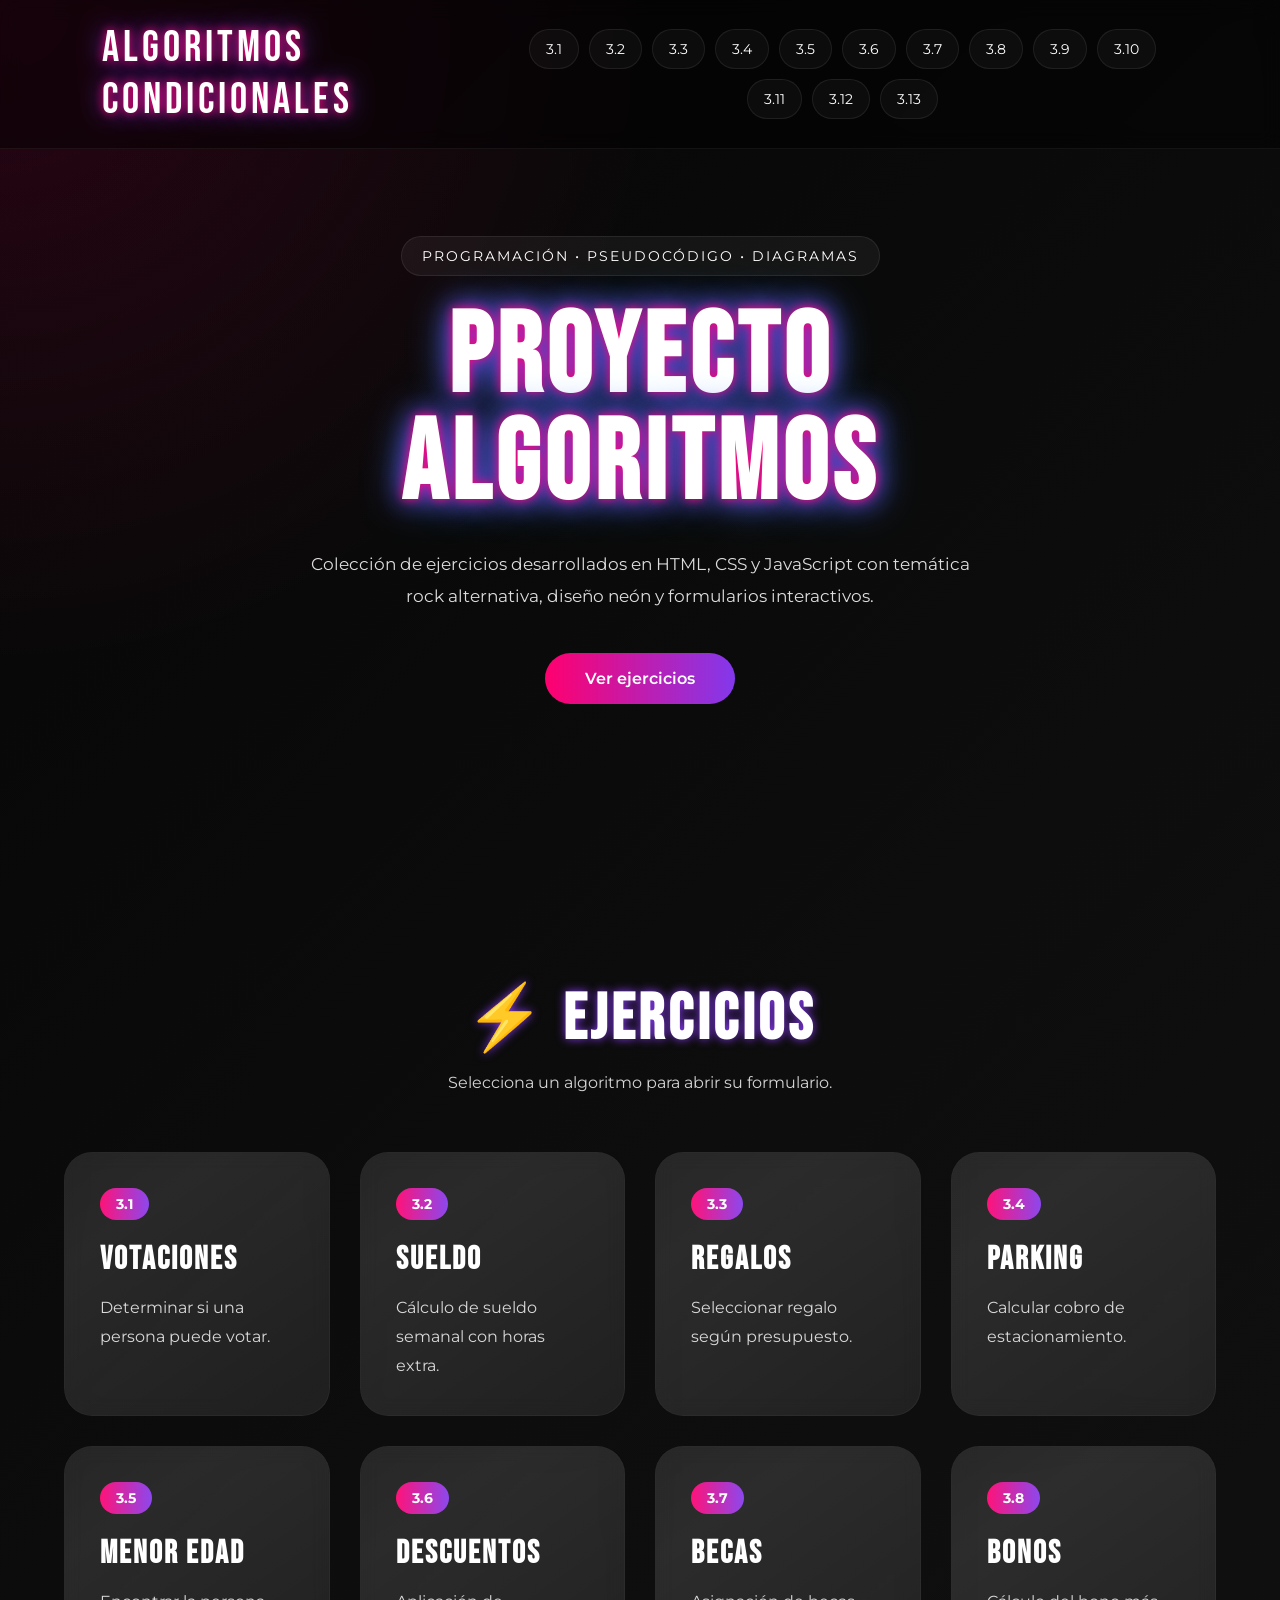
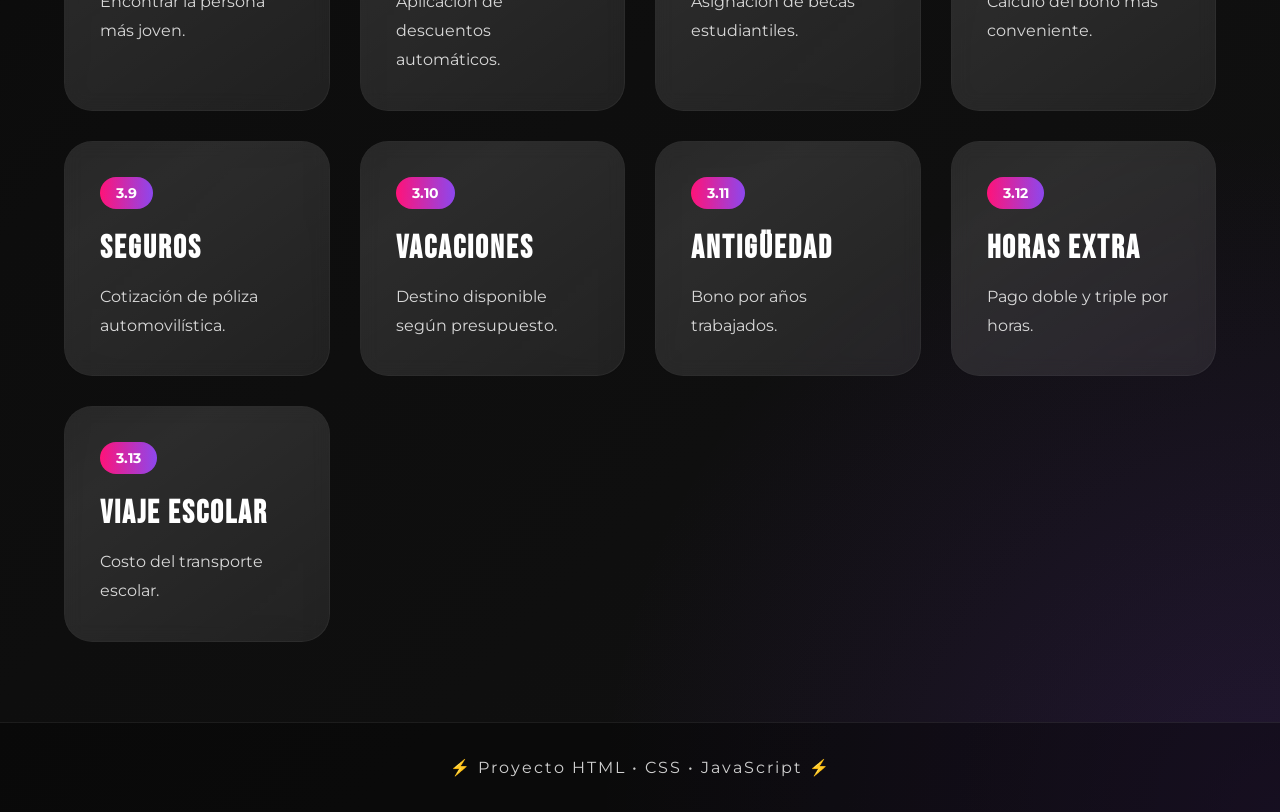
<file: Problemas condicionales/index.html>
<!DOCTYPE html>
<html lang="es">

<head>

    <meta charset="UTF-8">
    <meta name="viewport" content="width=device-width, initial-scale=1.0">

    <title>⚡ Algoritmos Rock ⚡</title>

    <link rel="stylesheet" href="style.css">

</head>

<body>

    <header>

        <nav>

            <div class="logo">
                ALGORITMOS CONDICIONALES
            </div>

            <div class="menu">

                <a href="formulario31.html">3.1</a>
                <a href="formulario32.html">3.2</a>
                <a href="formulario33.html">3.3</a>
                <a href="formulario34.html">3.4</a>
                <a href="formulario35.html">3.5</a>
                <a href="formulario36.html">3.6</a>
                <a href="formulario37.html">3.7</a>
                <a href="formulario38.html">3.8</a>
                <a href="formulario39.html">3.9</a>
                <a href="formulario310.html">3.10</a>
                <a href="formulario311.html">3.11</a>
                <a href="formulario312.html">3.12</a>
                <a href="formulario313.html">3.13</a>

            </div>

        </nav>

    </header>

    <section class="hero">

        <div class="hero-content">

            <span class="etiqueta">
                PROGRAMACIÓN • PSEUDOCÓDIGO • DIAGRAMAS
            </span>

            <h1>
                PROYECTO<br>
                ALGORITMOS
            </h1>

            <p>
                Colección de ejercicios desarrollados en HTML, CSS y JavaScript
                con temática rock alternativa, diseño neón y formularios interactivos.
            </p>

            <a href="#algoritmos" class="btn">
                Ver ejercicios
            </a>

        </div>

    </section>

    <section class="section" id="algoritmos">

        <div class="section-title">

            <h2>⚡ Ejercicios</h2>

            <p>
                Selecciona un algoritmo para abrir su formulario.
            </p>

        </div>

        <div class="cards">

            <a href="formulario31.html" class="card">
                <span>3.1</span>
                <h3>Votaciones</h3>
                <p>Determinar si una persona puede votar.</p>
            </a>

            <a href="formulario32.html" class="card">
                <span>3.2</span>
                <h3>Sueldo</h3>
                <p>Cálculo de sueldo semanal con horas extra.</p>
            </a>

            <a href="formulario33.html" class="card">
                <span>3.3</span>
                <h3>Regalos</h3>
                <p>Seleccionar regalo según presupuesto.</p>
            </a>

            <a href="formulario34.html" class="card">
                <span>3.4</span>
                <h3>Parking</h3>
                <p>Calcular cobro de estacionamiento.</p>
            </a>

            <a href="formulario35.html" class="card">
                <span>3.5</span>
                <h3>Menor edad</h3>
                <p>Encontrar la persona más joven.</p>
            </a>

            <a href="formulario36.html" class="card">
                <span>3.6</span>
                <h3>Descuentos</h3>
                <p>Aplicación de descuentos automáticos.</p>
            </a>

            <a href="formulario37.html" class="card">
                <span>3.7</span>
                <h3>Becas</h3>
                <p>Asignación de becas estudiantiles.</p>
            </a>

            <a href="formulario38.html" class="card">
                <span>3.8</span>
                <h3>Bonos</h3>
                <p>Cálculo del bono más conveniente.</p>
            </a>

            <a href="formulario39.html" class="card">
                <span>3.9</span>
                <h3>Seguros</h3>
                <p>Cotización de póliza automovilística.</p>
            </a>

            <a href="formulario310.html" class="card">
                <span>3.10</span>
                <h3>Vacaciones</h3>
                <p>Destino disponible según presupuesto.</p>
            </a>

            <a href="formulario311.html" class="card">
                <span>3.11</span>
                <h3>Antigüedad</h3>
                <p>Bono por años trabajados.</p>
            </a>

            <a href="formulario312.html" class="card">
                <span>3.12</span>
                <h3>Horas extra</h3>
                <p>Pago doble y triple por horas.</p>
            </a>

            <a href="formulario313.html" class="card">
                <span>3.13</span>
                <h3>Viaje escolar</h3>
                <p>Costo del transporte escolar.</p>
            </a>

        </div>

    </section>

    <footer>

        <p>
            ⚡ Proyecto HTML • CSS • JavaScript ⚡
        </p>

    </footer>

</body>

</html>
</file>
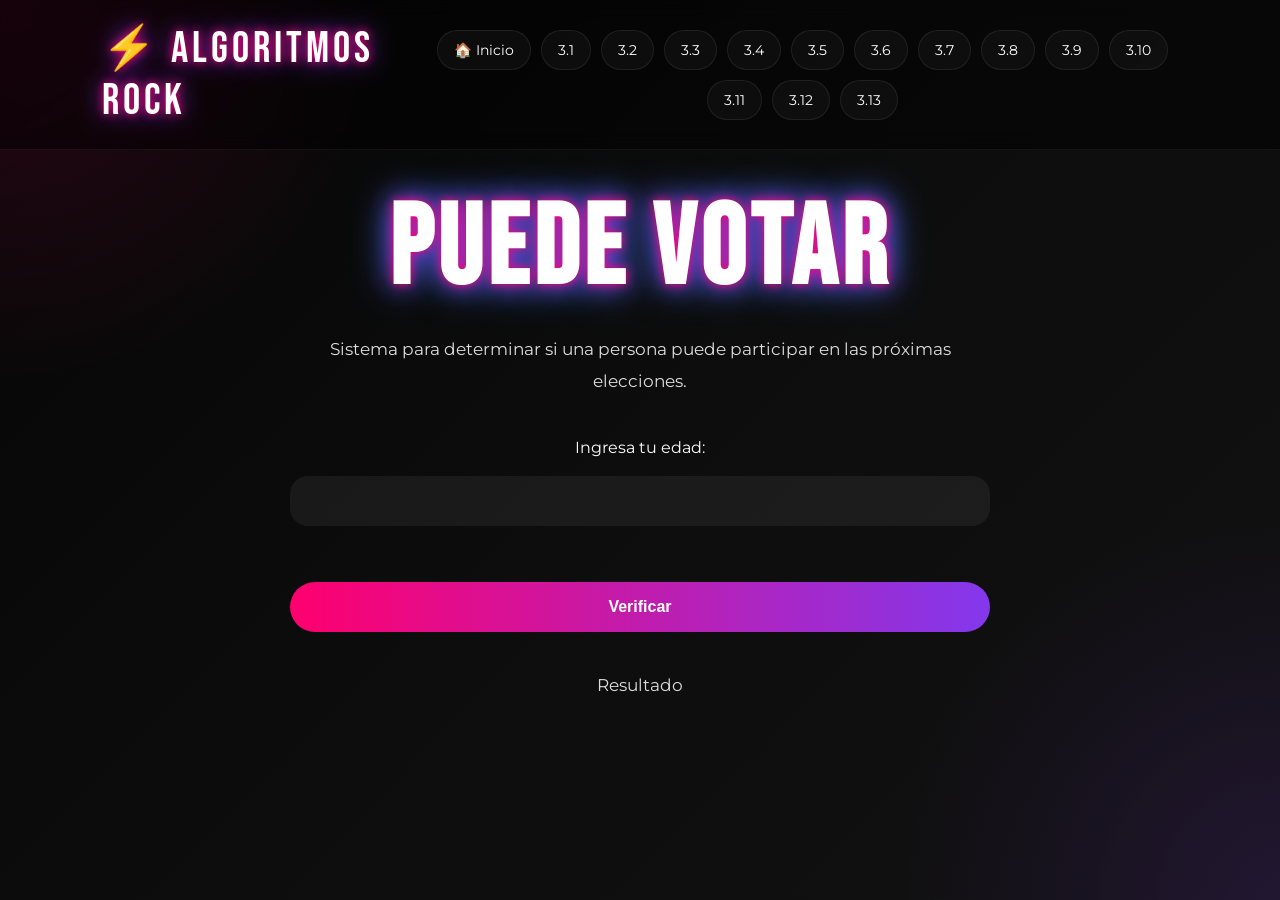
<file: Problemas condicionales/formulario31.html>
<!DOCTYPE html>
<html lang="es">

<head>
    <meta charset="UTF-8">
    <meta name="viewport" content="width=device-width, initial-scale=1.0">
    <title>3.1 Votaciones</title>
    <link rel="stylesheet" href="style.css">
</head>

<body>
    <header>
        <nav>
            <div class="logo">
                ⚡ ALGORITMOS ROCK
            </div>
            <div class="menu">
                <a href="index.html" class="home-btn">🏠 Inicio</a>
                <a href="formulario31.html">3.1</a>
                <a href="formulario32.html">3.2</a>
                <a href="formulario33.html">3.3</a>
                <a href="formulario34.html">3.4</a>
                <a href="formulario35.html">3.5</a>
                <a href="formulario36.html">3.6</a>
                <a href="formulario37.html">3.7</a>
                <a href="formulario38.html">3.8</a>
                <a href="formulario39.html">3.9</a>
                <a href="formulario310.html">3.10</a>
                <a href="formulario311.html">3.11</a>
                <a href="formulario312.html">3.12</a>
                <a href="formulario313.html">3.13</a>
            </div>
        </nav>
    </header>
    <section class="hero">
        <div class="hero-content">
            <h1>Puede Votar</h1>
            <p>
                Sistema para determinar si una persona
                puede participar en las próximas elecciones.
            </p>
            <div class="box">
                <label for="edad">
                    Ingresa tu edad:
                </label>
                <br><br>
                <input type="number" id="edad">
                <br><br><br>
                <button onclick="votar()" class="btn">
                    Verificar
                </button>
                <br><br><br>
                <p id="resul">
                    Resultado
                </p>
            </div>
        </div>
    </section>
    <script src="./scripts/functions.js" defer></script>
</body>
</html>
</file>
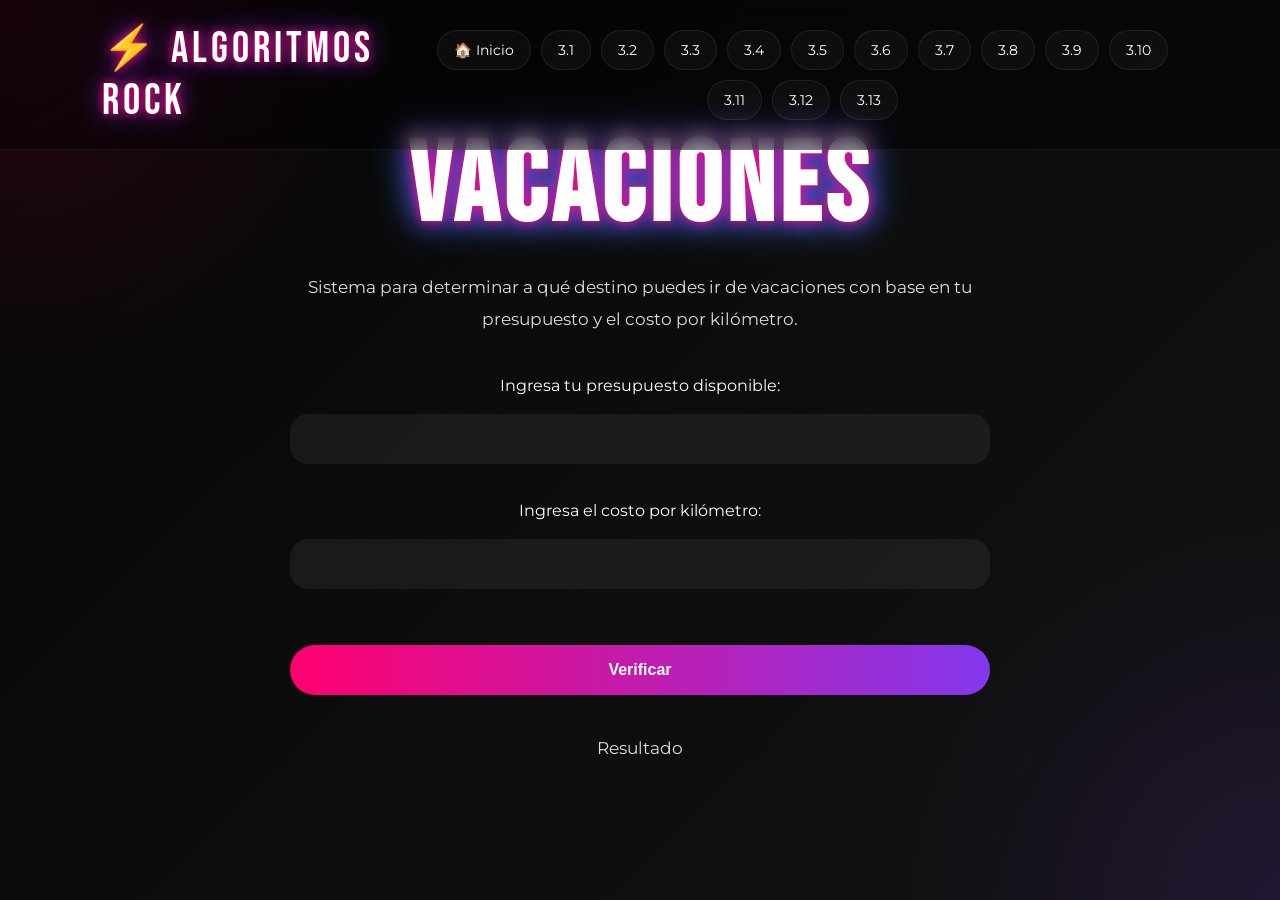
<file: Problemas condicionales/formulario310.html>
<!DOCTYPE html>
<html lang="es">

<head>
    <meta charset="UTF-8">
    <meta name="viewport" content="width=device-width, initial-scale=1.0">
    <title>3.10 Vacaciones</title>
    <link rel="stylesheet" href="style.css">
</head>

<body>
    <header>
        <nav>
            <div class="logo">
                ⚡ ALGORITMOS ROCK
            </div>
            <div class="menu">
                <a href="index.html" class="home-btn">🏠 Inicio</a>
                <a href="formulario31.html">3.1</a>
                <a href="formulario32.html">3.2</a>
                <a href="formulario33.html">3.3</a>
                <a href="formulario34.html">3.4</a>
                <a href="formulario35.html">3.5</a>
                <a href="formulario36.html">3.6</a>
                <a href="formulario37.html">3.7</a>
                <a href="formulario38.html">3.8</a>
                <a href="formulario39.html">3.9</a>
                <a href="formulario310.html">3.10</a>
                <a href="formulario311.html">3.11</a>
                <a href="formulario312.html">3.12</a>
                <a href="formulario313.html">3.13</a>
            </div>
        </nav>
    </header>
    <section class="hero">
        <div class="hero-content">
            <h1>Vacaciones</h1>
            <p>
                Sistema para determinar a qué destino puedes ir de vacaciones
                con base en tu presupuesto y el costo por kilómetro.
            </p>
            <div class="box">
                <label for="presupuesto">
                    Ingresa tu presupuesto disponible:
                </label>
                <br><br>
                <input type="number" id="presupuesto">
                <br><br>
                <label for="costoKm">
                    Ingresa el costo por kilómetro:
                </label>
                <br><br>
                <input type="number" id="costoKm" step="0.01">
                <br><br><br>
                <button onclick="vacaciones()" class="btn">
                    Verificar
                </button>
                <br><br><br>
                <p id="resul">
                    Resultado
                </p>
            </div>
        </div>
    </section>
    <script src="./scripts/functions.js" defer></script>
</body>
</html>
</file>
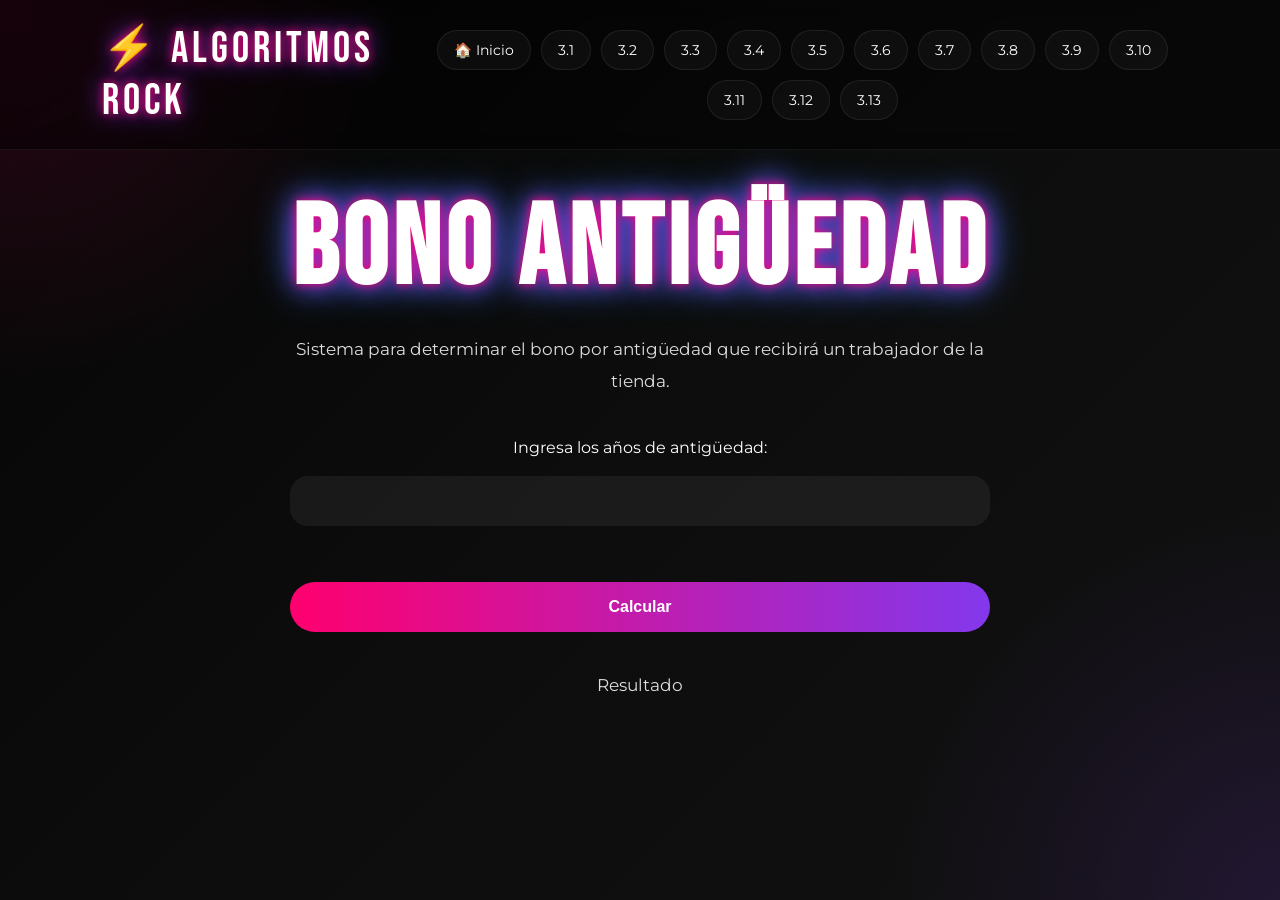
<file: Problemas condicionales/formulario311.html>
<!DOCTYPE html>
<html lang="es">

<head>
    <meta charset="UTF-8">
    <meta name="viewport" content="width=device-width, initial-scale=1.0">
    <title>3.11 Bono Antigüedad</title>
    <link rel="stylesheet" href="style.css">
</head>

<body>
    <header>
        <nav>
            <div class="logo">
                ⚡ ALGORITMOS ROCK
            </div>
            <div class="menu">
                <a href="index.html" class="home-btn">🏠 Inicio</a>
                <a href="formulario31.html">3.1</a>
                <a href="formulario32.html">3.2</a>
                <a href="formulario33.html">3.3</a>
                <a href="formulario34.html">3.4</a>
                <a href="formulario35.html">3.5</a>
                <a href="formulario36.html">3.6</a>
                <a href="formulario37.html">3.7</a>
                <a href="formulario38.html">3.8</a>
                <a href="formulario39.html">3.9</a>
                <a href="formulario310.html">3.10</a>
                <a href="formulario311.html">3.11</a>
                <a href="formulario312.html">3.12</a>
                <a href="formulario313.html">3.13</a>
            </div>
        </nav>
    </header>
    <section class="hero">
        <div class="hero-content">
            <h1>Bono Antigüedad</h1>
            <p>
                Sistema para determinar el bono por antigüedad
                que recibirá un trabajador de la tienda.
            </p>
            <div class="box">
                <label for="antiguedad">
                    Ingresa los años de antigüedad:
                </label>
                <br><br>
                <input type="number" id="antiguedad">
                <br><br><br>
                <button onclick="bonoAntiguedad()" class="btn">
                    Calcular
                </button>
                <br><br><br>
                <p id="resul">
                    Resultado
                </p>
            </div>
        </div>
    </section>
    <script src="./scripts/functions.js" defer></script>
</body>
</html>
</file>
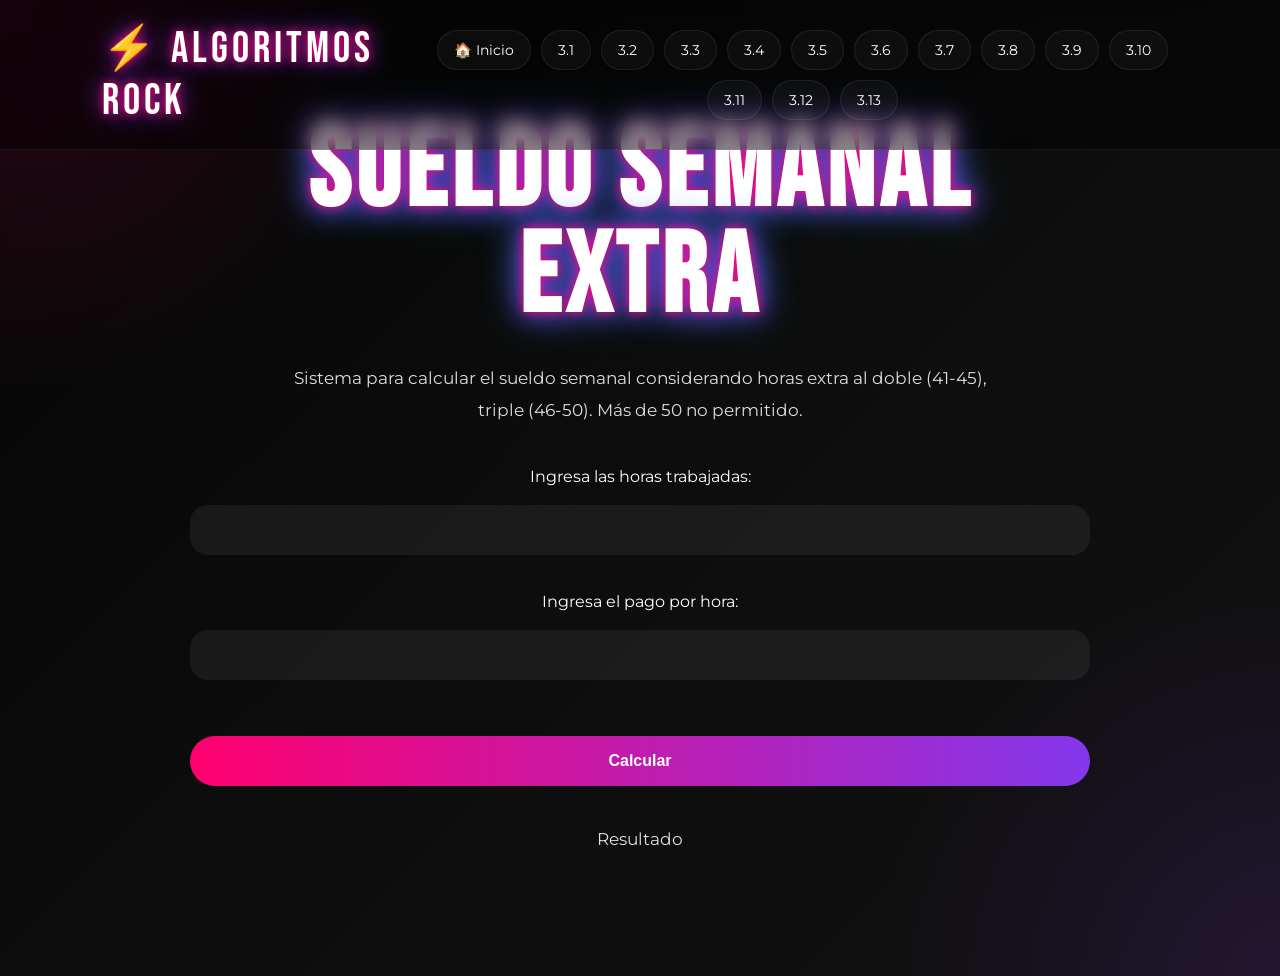
<file: Problemas condicionales/formulario312.html>
<!DOCTYPE html>
<html lang="es">

<head>
    <meta charset="UTF-8">
    <meta name="viewport" content="width=device-width, initial-scale=1.0">
    <title>3.12 Sueldo Semanal Extra</title>
    <link rel="stylesheet" href="style.css">
</head>

<body>
    <header>
        <nav>
            <div class="logo">
                ⚡ ALGORITMOS ROCK
            </div>
            <div class="menu">
                <a href="index.html" class="home-btn">🏠 Inicio</a>
                <a href="formulario31.html">3.1</a>
                <a href="formulario32.html">3.2</a>
                <a href="formulario33.html">3.3</a>
                <a href="formulario34.html">3.4</a>
                <a href="formulario35.html">3.5</a>
                <a href="formulario36.html">3.6</a>
                <a href="formulario37.html">3.7</a>
                <a href="formulario38.html">3.8</a>
                <a href="formulario39.html">3.9</a>
                <a href="formulario310.html">3.10</a>
                <a href="formulario311.html">3.11</a>
                <a href="formulario312.html">3.12</a>
                <a href="formulario313.html">3.13</a>
            </div>
        </nav>
    </header>
    <section class="hero">
        <div class="hero-content">
            <h1>Sueldo Semanal Extra</h1>
            <p>
                Sistema para calcular el sueldo semanal considerando
                horas extra al doble (41-45), triple (46-50). Más de 50 no permitido.
            </p>
            <div class="box">
                <label for="horas">
                    Ingresa las horas trabajadas:
                </label>
                <br><br>
                <input type="number" id="horas">
                <br><br>
                <label for="pago">
                    Ingresa el pago por hora:
                </label>
                <br><br>
                <input type="number" id="pago">
                <br><br><br>
                <button onclick="sueldoExtra()" class="btn">
                    Calcular
                </button>
                <br><br><br>
                <p id="resul">
                    Resultado
                </p>
            </div>
        </div>
    </section>
    <script src="./scripts/functions.js" defer></script>
</body>
</html>
</file>
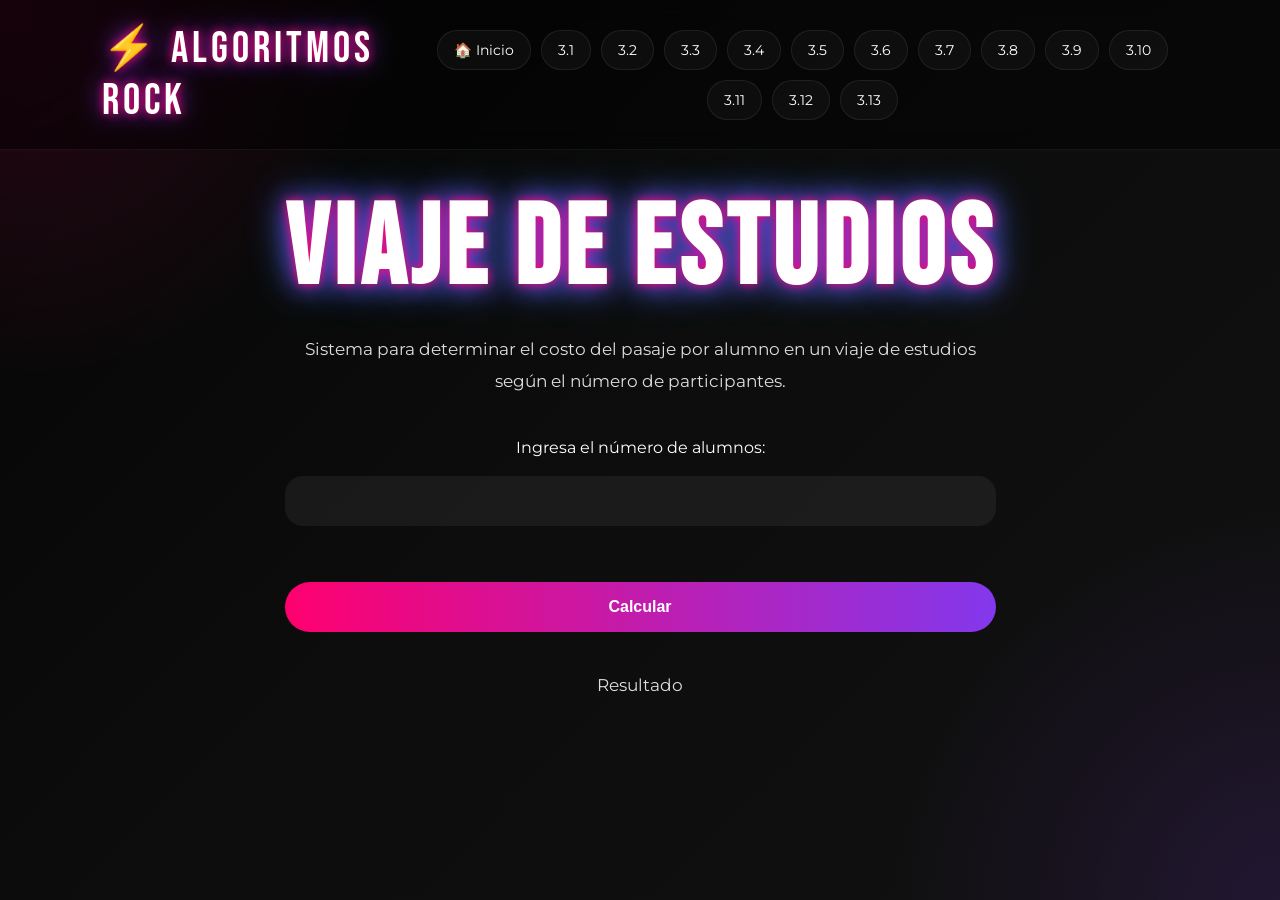
<file: Problemas condicionales/formulario313.html>
<!DOCTYPE html>
<html lang="es">

<head>
    <meta charset="UTF-8">
    <meta name="viewport" content="width=device-width, initial-scale=1.0">
    <title>3.13 Viaje de Estudios</title>
    <link rel="stylesheet" href="style.css">
</head>

<body>
    <header>
        <nav>
            <div class="logo">
                ⚡ ALGORITMOS ROCK
            </div>
            <div class="menu">
                <a href="index.html" class="home-btn">🏠 Inicio</a>
                <a href="formulario31.html">3.1</a>
                <a href="formulario32.html">3.2</a>
                <a href="formulario33.html">3.3</a>
                <a href="formulario34.html">3.4</a>
                <a href="formulario35.html">3.5</a>
                <a href="formulario36.html">3.6</a>
                <a href="formulario37.html">3.7</a>
                <a href="formulario38.html">3.8</a>
                <a href="formulario39.html">3.9</a>
                <a href="formulario310.html">3.10</a>
                <a href="formulario311.html">3.11</a>
                <a href="formulario312.html">3.12</a>
                <a href="formulario313.html">3.13</a>
            </div>
        </nav>
    </header>
    <section class="hero">
        <div class="hero-content">
            <h1>Viaje de Estudios</h1>
            <p>
                Sistema para determinar el costo del pasaje por alumno
                en un viaje de estudios según el número de participantes.
            </p>
            <div class="box">
                <label for="alumnos">
                    Ingresa el número de alumnos:
                </label>
                <br><br>
                <input type="number" id="alumnos">
                <br><br><br>
                <button onclick="viajeEstudios()" class="btn">
                    Calcular
                </button>
                <br><br><br>
                <p id="resul">
                    Resultado
                </p>
            </div>
        </div>
    </section>
    <script src="./scripts/functions.js" defer></script>
</body>
</html>
</file>
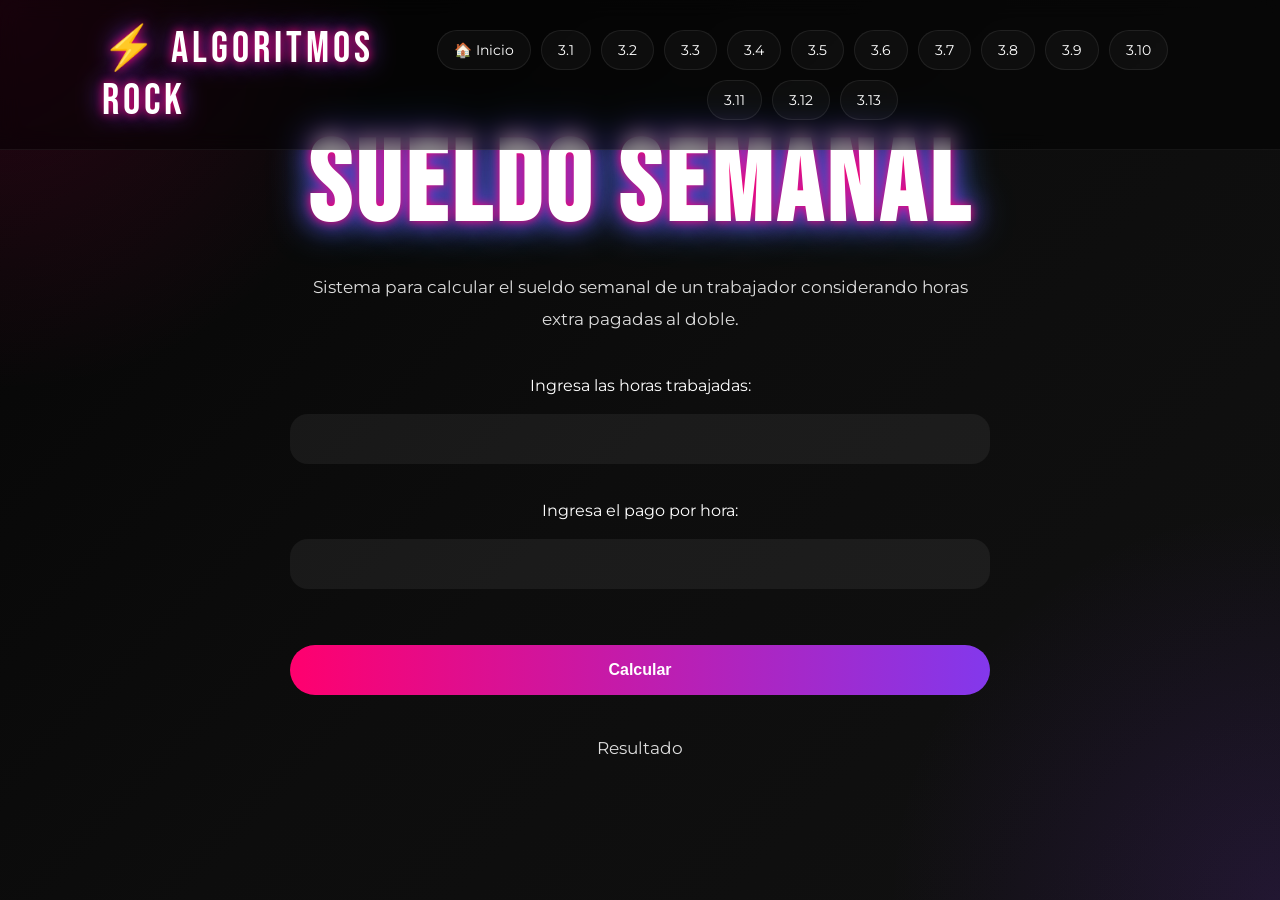
<file: Problemas condicionales/formulario32.html>
<!DOCTYPE html>
<html lang="es">

<head>
    <meta charset="UTF-8">
    <meta name="viewport" content="width=device-width, initial-scale=1.0">
    <title>3.2 Sueldo Semanal</title>
    <link rel="stylesheet" href="style.css">
</head>

<body>
    <header>
        <nav>
            <div class="logo">
                ⚡ ALGORITMOS ROCK
            </div>
            <div class="menu">
                <a href="index.html" class="home-btn">🏠 Inicio</a>
                <a href="formulario31.html">3.1</a>
                <a href="formulario32.html">3.2</a>
                <a href="formulario33.html">3.3</a>
                <a href="formulario34.html">3.4</a>
                <a href="formulario35.html">3.5</a>
                <a href="formulario36.html">3.6</a>
                <a href="formulario37.html">3.7</a>
                <a href="formulario38.html">3.8</a>
                <a href="formulario39.html">3.9</a>
                <a href="formulario310.html">3.10</a>
                <a href="formulario311.html">3.11</a>
                <a href="formulario312.html">3.12</a>
                <a href="formulario313.html">3.13</a>
            </div>
        </nav>
    </header>
    <section class="hero">
        <div class="hero-content">
            <h1>Sueldo Semanal</h1>
            <p>
                Sistema para calcular el sueldo semanal de un
                trabajador considerando horas extra pagadas al doble.
            </p>
            <div class="box">
                <label for="horas">
                    Ingresa las horas trabajadas:
                </label>
                <br><br>
                <input type="number" id="horas">
                <br><br>
                <label for="pago">
                    Ingresa el pago por hora:
                </label>
                <br><br>
                <input type="number" id="pago">
                <br><br><br>
                <button onclick="sueldoSemanal()" class="btn">
                    Calcular
                </button>
                <br><br><br>
                <p id="resul">
                    Resultado
                </p>
            </div>
        </div>
    </section>
    <script src="./scripts/functions.js" defer></script>
</body>
</html>
</file>
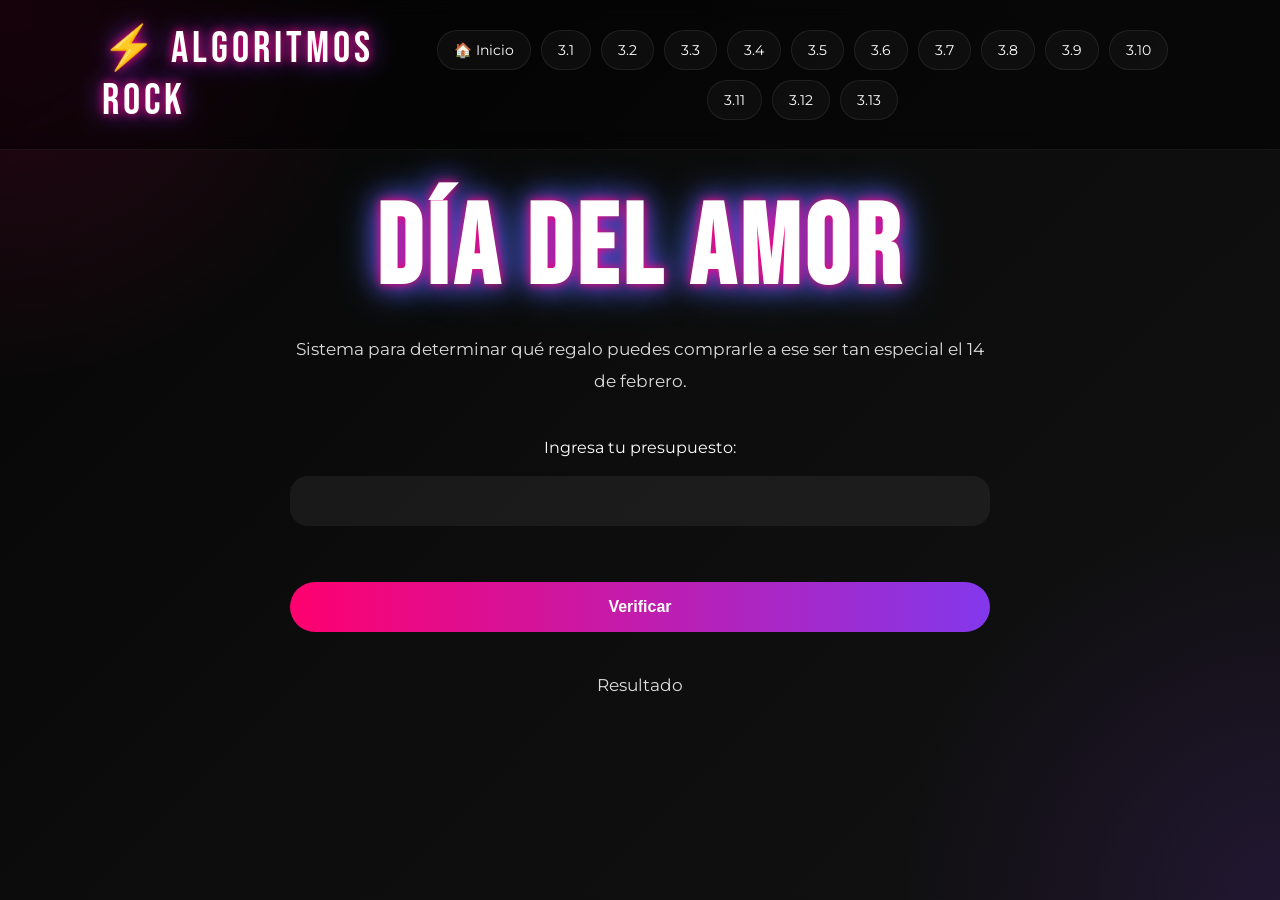
<file: Problemas condicionales/formulario33.html>
<!DOCTYPE html>
<html lang="es">

<head>
    <meta charset="UTF-8">
    <meta name="viewport" content="width=device-width, initial-scale=1.0">
    <title>3.3 Día del Amor</title>
    <link rel="stylesheet" href="style.css">
</head>

<body>
    <header>
        <nav>
            <div class="logo">
                ⚡ ALGORITMOS ROCK
            </div>
            <div class="menu">
                <a href="index.html" class="home-btn">🏠 Inicio</a>
                <a href="formulario31.html">3.1</a>
                <a href="formulario32.html">3.2</a>
                <a href="formulario33.html">3.3</a>
                <a href="formulario34.html">3.4</a>
                <a href="formulario35.html">3.5</a>
                <a href="formulario36.html">3.6</a>
                <a href="formulario37.html">3.7</a>
                <a href="formulario38.html">3.8</a>
                <a href="formulario39.html">3.9</a>
                <a href="formulario310.html">3.10</a>
                <a href="formulario311.html">3.11</a>
                <a href="formulario312.html">3.12</a>
                <a href="formulario313.html">3.13</a>
            </div>
        </nav>
    </header>
    <section class="hero">
        <div class="hero-content">
            <h1>Día del Amor</h1>
            <p>
                Sistema para determinar qué regalo puedes comprarle
                a ese ser tan especial el 14 de febrero.
            </p>
            <div class="box">
                <label for="presupuesto">
                    Ingresa tu presupuesto:
                </label>
                <br><br>
                <input type="number" id="presupuesto">
                <br><br><br>
                <button onclick="regalo()" class="btn">
                    Verificar
                </button>
                <br><br><br>
                <p id="resul">
                    Resultado
                </p>
            </div>
        </div>
    </section>
    <script src="./scripts/functions.js" defer></script>
</body>
</html>
</file>
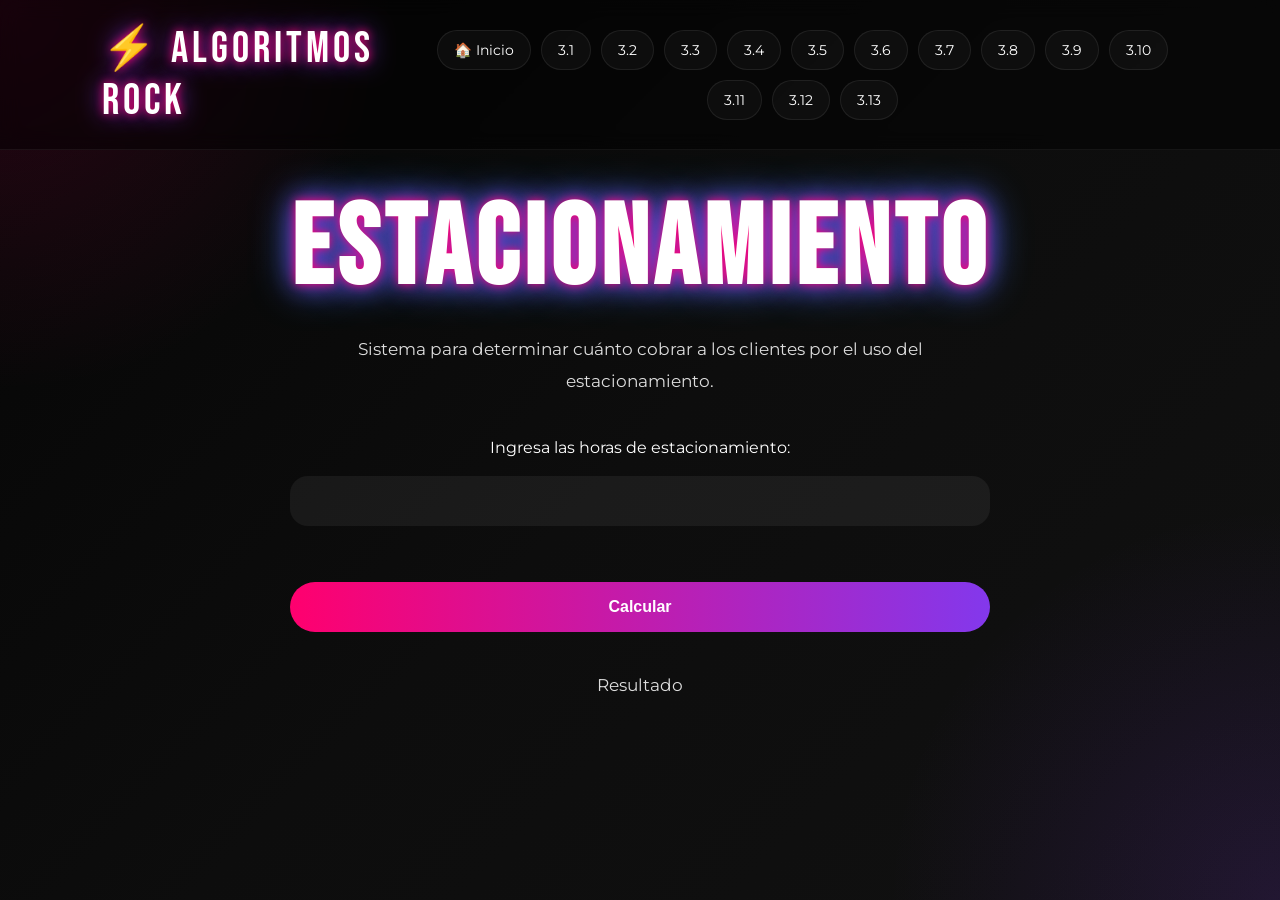
<file: Problemas condicionales/formulario34.html>
<!DOCTYPE html>
<html lang="es">

<head>
    <meta charset="UTF-8">
    <meta name="viewport" content="width=device-width, initial-scale=1.0">
    <title>3.4 Estacionamiento</title>
    <link rel="stylesheet" href="style.css">
</head>

<body>
    <header>
        <nav>
            <div class="logo">
                ⚡ ALGORITMOS ROCK
            </div>
            <div class="menu">
                <a href="index.html" class="home-btn">🏠 Inicio</a>
                <a href="formulario31.html">3.1</a>
                <a href="formulario32.html">3.2</a>
                <a href="formulario33.html">3.3</a>
                <a href="formulario34.html">3.4</a>
                <a href="formulario35.html">3.5</a>
                <a href="formulario36.html">3.6</a>
                <a href="formulario37.html">3.7</a>
                <a href="formulario38.html">3.8</a>
                <a href="formulario39.html">3.9</a>
                <a href="formulario310.html">3.10</a>
                <a href="formulario311.html">3.11</a>
                <a href="formulario312.html">3.12</a>
                <a href="formulario313.html">3.13</a>
            </div>
        </nav>
    </header>
    <section class="hero">
        <div class="hero-content">
            <h1>Estacionamiento</h1>
            <p>
                Sistema para determinar cuánto cobrar
                a los clientes por el uso del estacionamiento.
            </p>
            <div class="box">
                <label for="horas">
                    Ingresa las horas de estacionamiento:
                </label>
                <br><br>
                <input type="number" id="horas">
                <br><br><br>
                <button onclick="estacionamiento()" class="btn">
                    Calcular
                </button>
                <br><br><br>
                <p id="resul">
                    Resultado
                </p>
            </div>
        </div>
    </section>
    <script src="./scripts/functions.js" defer></script>
</body>
</html>
</file>
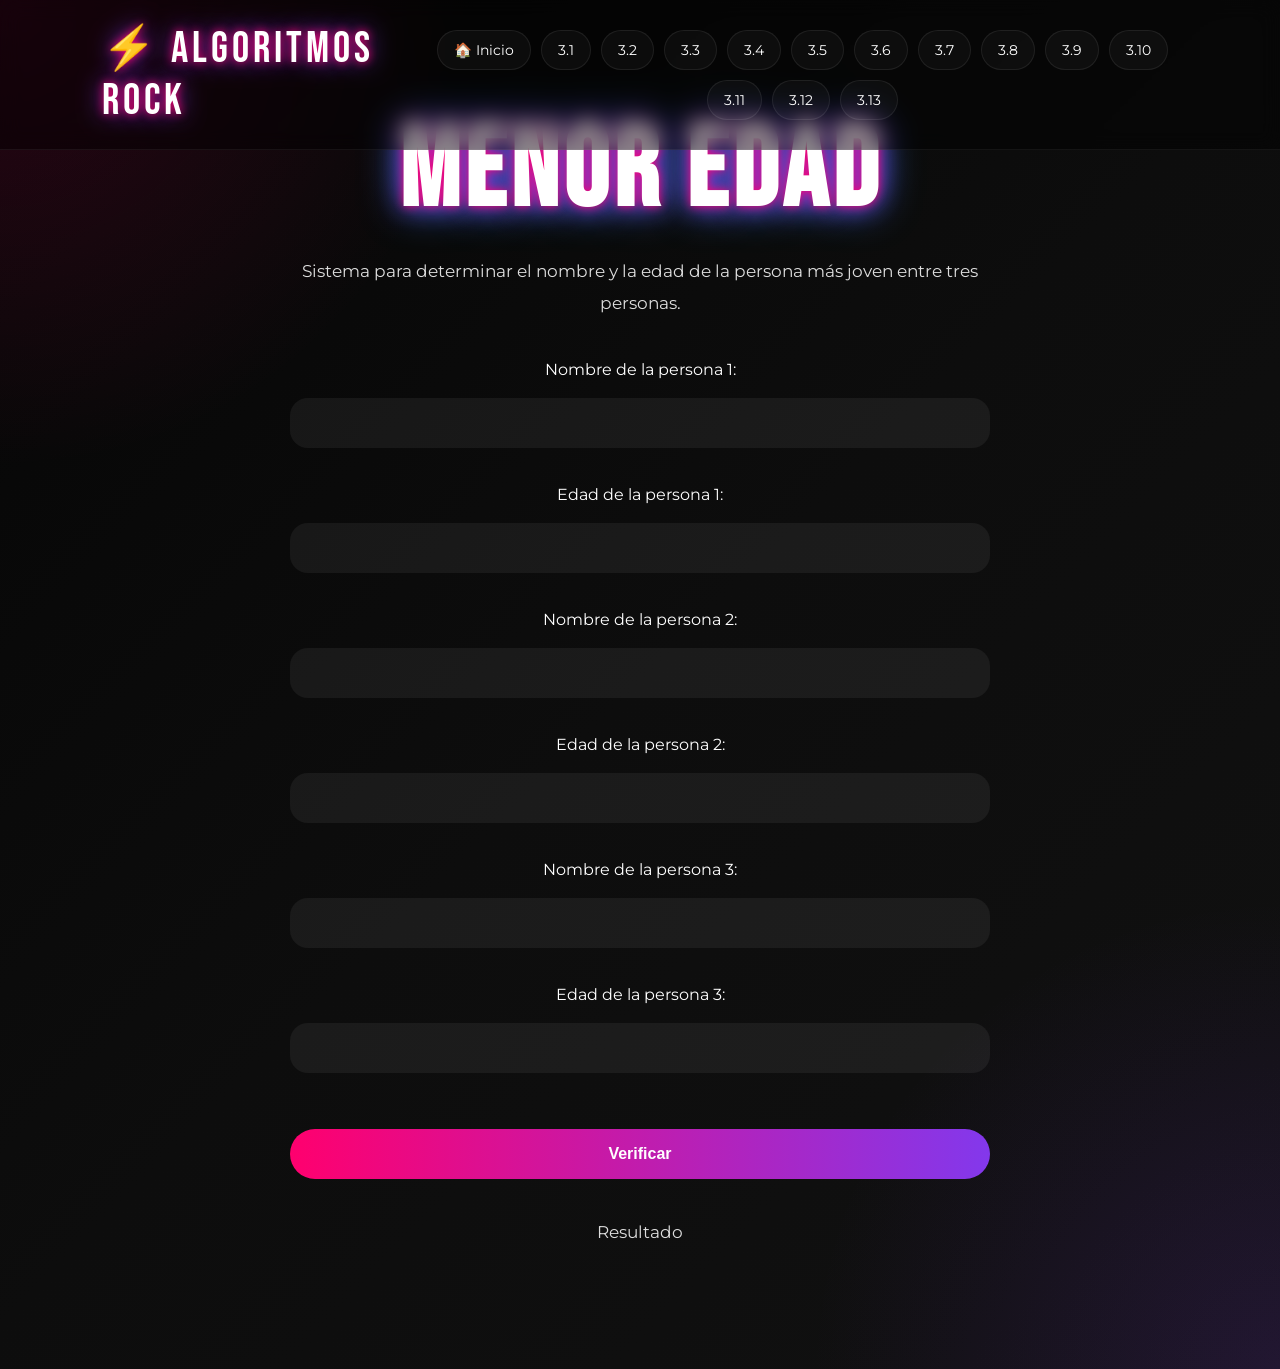
<file: Problemas condicionales/formulario35.html>
<!DOCTYPE html>
<html lang="es">

<head>
    <meta charset="UTF-8">
    <meta name="viewport" content="width=device-width, initial-scale=1.0">
    <title>3.5 Menor Edad</title>
    <link rel="stylesheet" href="style.css">
</head>

<body>
    <header>
        <nav>
            <div class="logo">
                ⚡ ALGORITMOS ROCK
            </div>
            <div class="menu">
                <a href="index.html" class="home-btn">🏠 Inicio</a>
                <a href="formulario31.html">3.1</a>
                <a href="formulario32.html">3.2</a>
                <a href="formulario33.html">3.3</a>
                <a href="formulario34.html">3.4</a>
                <a href="formulario35.html">3.5</a>
                <a href="formulario36.html">3.6</a>
                <a href="formulario37.html">3.7</a>
                <a href="formulario38.html">3.8</a>
                <a href="formulario39.html">3.9</a>
                <a href="formulario310.html">3.10</a>
                <a href="formulario311.html">3.11</a>
                <a href="formulario312.html">3.12</a>
                <a href="formulario313.html">3.13</a>
            </div>
        </nav>
    </header>
    <section class="hero">
        <div class="hero-content">
            <h1>Menor Edad</h1>
            <p>
                Sistema para determinar el nombre y la edad
                de la persona más joven entre tres personas.
            </p>
            <div class="box">
                <label for="nombre1">
                    Nombre de la persona 1:
                </label>
                <br><br>
                <input type="text" id="nombre1">
                <br><br>
                <label for="edad1">
                    Edad de la persona 1:
                </label>
                <br><br>
                <input type="number" id="edad1">
                <br><br>
                <label for="nombre2">
                    Nombre de la persona 2:
                </label>
                <br><br>
                <input type="text" id="nombre2">
                <br><br>
                <label for="edad2">
                    Edad de la persona 2:
                </label>
                <br><br>
                <input type="number" id="edad2">
                <br><br>
                <label for="nombre3">
                    Nombre de la persona 3:
                </label>
                <br><br>
                <input type="text" id="nombre3">
                <br><br>
                <label for="edad3">
                    Edad de la persona 3:
                </label>
                <br><br>
                <input type="number" id="edad3">
                <br><br><br>
                <button onclick="menorEdad()" class="btn">
                    Verificar
                </button>
                <br><br><br>
                <p id="resul">
                    Resultado
                </p>
            </div>
        </div>
    </section>
    <script src="./scripts/functions.js" defer></script>
</body>
</html>
</file>
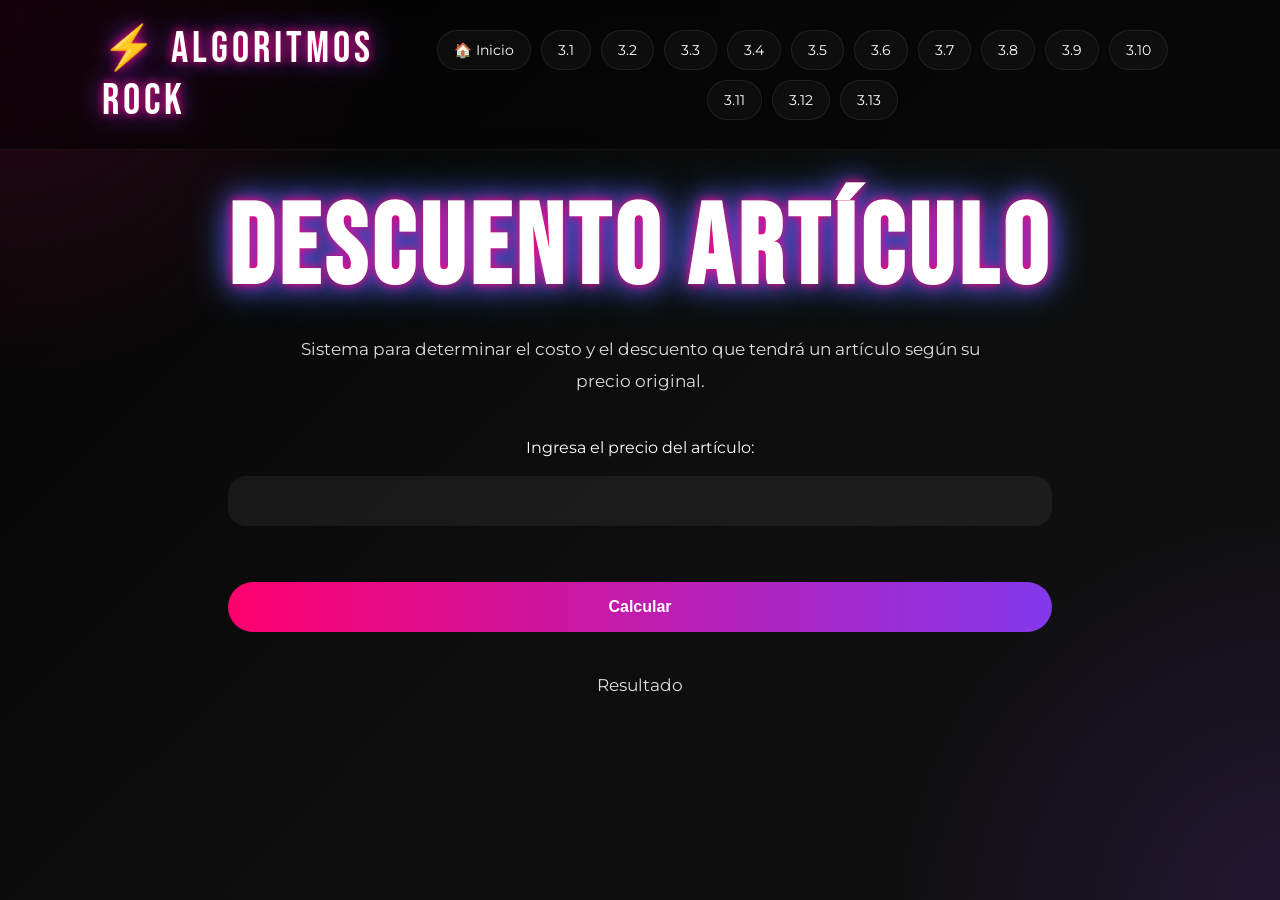
<file: Problemas condicionales/formulario36.html>
<!DOCTYPE html>
<html lang="es">

<head>
    <meta charset="UTF-8">
    <meta name="viewport" content="width=device-width, initial-scale=1.0">
    <title>3.6 Descuento Artículo</title>
    <link rel="stylesheet" href="style.css">
</head>

<body>
    <header>
        <nav>
            <div class="logo">
                ⚡ ALGORITMOS ROCK
            </div>
            <div class="menu">
                <a href="index.html" class="home-btn">🏠 Inicio</a>
                <a href="formulario31.html">3.1</a>
                <a href="formulario32.html">3.2</a>
                <a href="formulario33.html">3.3</a>
                <a href="formulario34.html">3.4</a>
                <a href="formulario35.html">3.5</a>
                <a href="formulario36.html">3.6</a>
                <a href="formulario37.html">3.7</a>
                <a href="formulario38.html">3.8</a>
                <a href="formulario39.html">3.9</a>
                <a href="formulario310.html">3.10</a>
                <a href="formulario311.html">3.11</a>
                <a href="formulario312.html">3.12</a>
                <a href="formulario313.html">3.13</a>
            </div>
        </nav>
    </header>
    <section class="hero">
        <div class="hero-content">
            <h1>Descuento Artículo</h1>
            <p>
                Sistema para determinar el costo y el descuento
                que tendrá un artículo según su precio original.
            </p>
            <div class="box">
                <label for="precio">
                    Ingresa el precio del artículo:
                </label>
                <br><br>
                <input type="number" id="precio">
                <br><br><br>
                <button onclick="descuento()" class="btn">
                    Calcular
                </button>
                <br><br><br>
                <p id="resul">
                    Resultado
                </p>
            </div>
        </div>
    </section>
    <script src="./scripts/functions.js" defer></script>
</body>
</html>
</file>
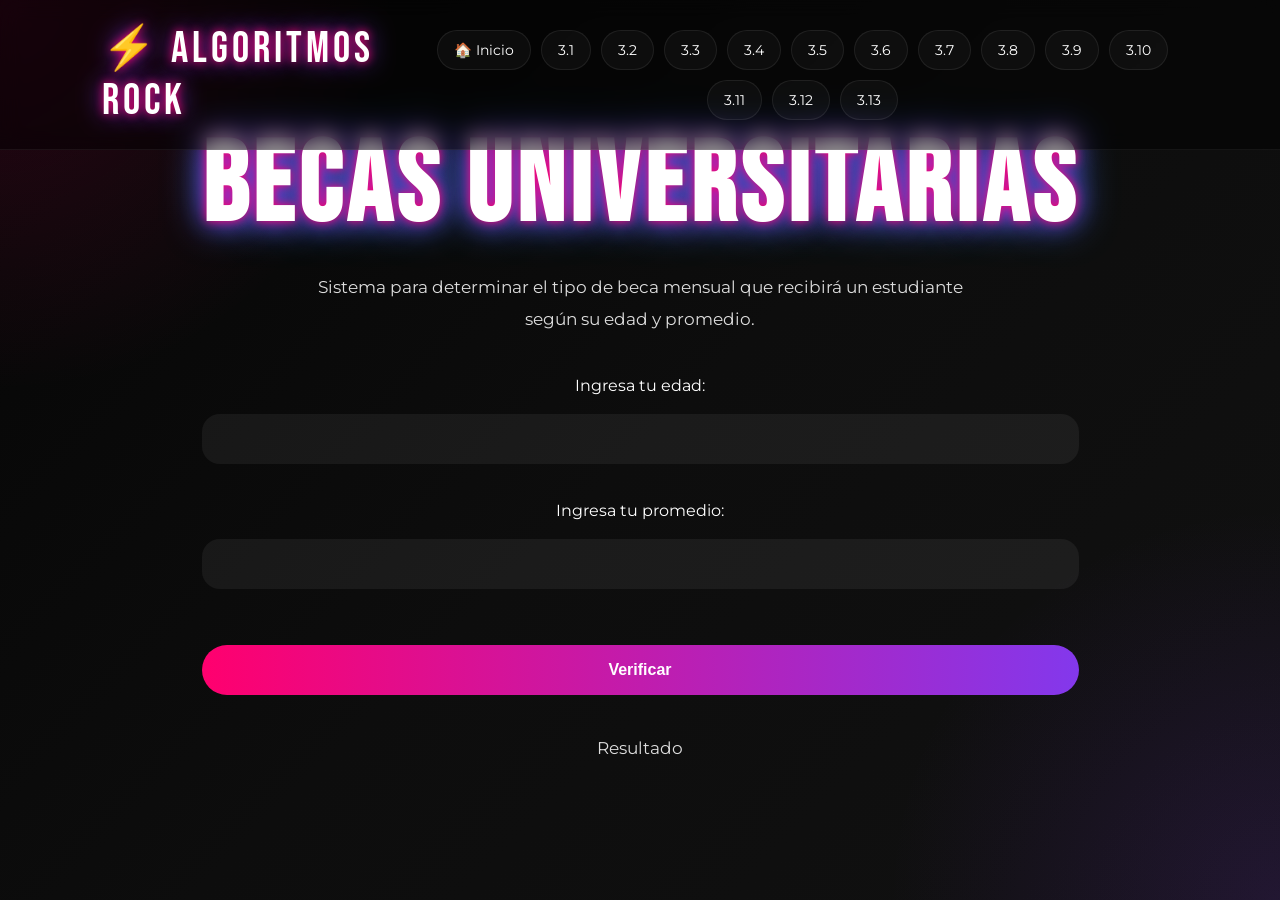
<file: Problemas condicionales/formulario37.html>
<!DOCTYPE html>
<html lang="es">

<head>
    <meta charset="UTF-8">
    <meta name="viewport" content="width=device-width, initial-scale=1.0">
    <title>3.7 Becas</title>
    <link rel="stylesheet" href="style.css">
</head>

<body>
    <header>
        <nav>
            <div class="logo">
                ⚡ ALGORITMOS ROCK
            </div>
            <div class="menu">
                <a href="index.html" class="home-btn">🏠 Inicio</a>
                <a href="formulario31.html">3.1</a>
                <a href="formulario32.html">3.2</a>
                <a href="formulario33.html">3.3</a>
                <a href="formulario34.html">3.4</a>
                <a href="formulario35.html">3.5</a>
                <a href="formulario36.html">3.6</a>
                <a href="formulario37.html">3.7</a>
                <a href="formulario38.html">3.8</a>
                <a href="formulario39.html">3.9</a>
                <a href="formulario310.html">3.10</a>
                <a href="formulario311.html">3.11</a>
                <a href="formulario312.html">3.12</a>
                <a href="formulario313.html">3.13</a>
            </div>
        </nav>
    </header>
    <section class="hero">
        <div class="hero-content">
            <h1>Becas Universitarias</h1>
            <p>
                Sistema para determinar el tipo de beca mensual
                que recibirá un estudiante según su edad y promedio.
            </p>
            <div class="box">
                <label for="edad">
                    Ingresa tu edad:
                </label>
                <br><br>
                <input type="number" id="edad">
                <br><br>
                <label for="promedio">
                    Ingresa tu promedio:
                </label>
                <br><br>
                <input type="number" id="promedio" step="0.1">
                <br><br><br>
                <button onclick="beca()" class="btn">
                    Verificar
                </button>
                <br><br><br>
                <p id="resul">
                    Resultado
                </p>
            </div>
        </div>
    </section>
    <script src="./scripts/functions.js" defer></script>
</body>
</html>
</file>
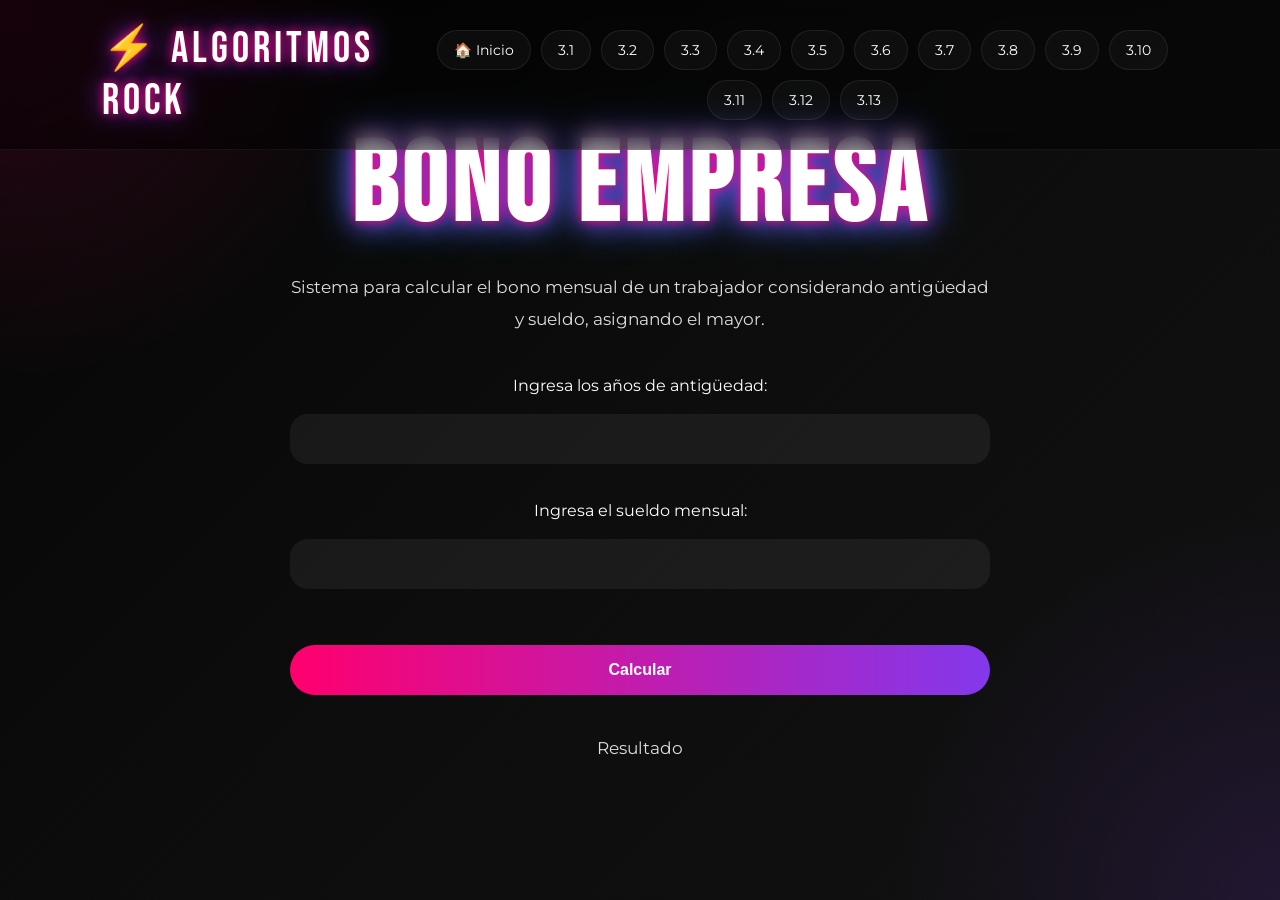
<file: Problemas condicionales/formulario38.html>
<!DOCTYPE html>
<html lang="es">

<head>
    <meta charset="UTF-8">
    <meta name="viewport" content="width=device-width, initial-scale=1.0">
    <title>3.8 Bono Empresa</title>
    <link rel="stylesheet" href="style.css">
</head>

<body>
    <header>
        <nav>
            <div class="logo">
                ⚡ ALGORITMOS ROCK
            </div>
            <div class="menu">
                <a href="index.html" class="home-btn">🏠 Inicio</a>
                <a href="formulario31.html">3.1</a>
                <a href="formulario32.html">3.2</a>
                <a href="formulario33.html">3.3</a>
                <a href="formulario34.html">3.4</a>
                <a href="formulario35.html">3.5</a>
                <a href="formulario36.html">3.6</a>
                <a href="formulario37.html">3.7</a>
                <a href="formulario38.html">3.8</a>
                <a href="formulario39.html">3.9</a>
                <a href="formulario310.html">3.10</a>
                <a href="formulario311.html">3.11</a>
                <a href="formulario312.html">3.12</a>
                <a href="formulario313.html">3.13</a>
            </div>
        </nav>
    </header>
    <section class="hero">
        <div class="hero-content">
            <h1>Bono Empresa</h1>
            <p>
                Sistema para calcular el bono mensual de un trabajador
                considerando antigüedad y sueldo, asignando el mayor.
            </p>
            <div class="box">
                <label for="antiguedad">
                    Ingresa los años de antigüedad:
                </label>
                <br><br>
                <input type="number" id="antiguedad">
                <br><br>
                <label for="sueldo">
                    Ingresa el sueldo mensual:
                </label>
                <br><br>
                <input type="number" id="sueldo">
                <br><br><br>
                <button onclick="bonoEmpresa()" class="btn">
                    Calcular
                </button>
                <br><br><br>
                <p id="resul">
                    Resultado
                </p>
            </div>
        </div>
    </section>
    <script src="./scripts/functions.js" defer></script>
</body>
</html>
</file>
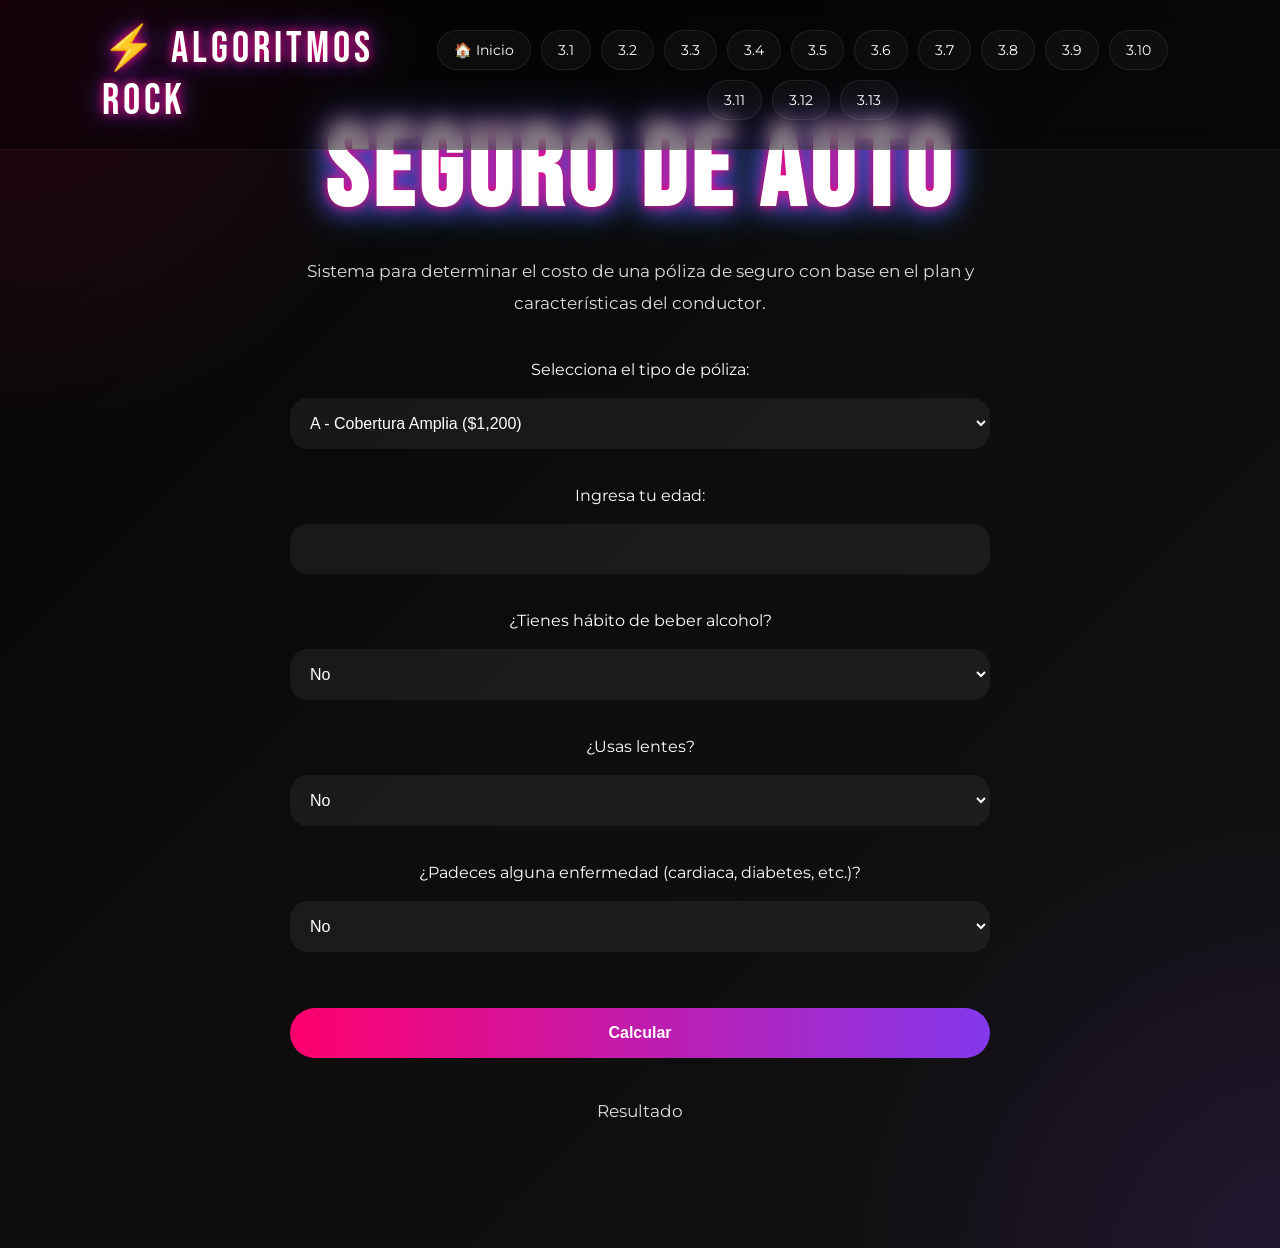
<file: Problemas condicionales/formulario39.html>
<!DOCTYPE html>
<html lang="es">

<head>
    <meta charset="UTF-8">
    <meta name="viewport" content="width=device-width, initial-scale=1.0">
    <title>3.9 Seguro de Auto</title>
    <link rel="stylesheet" href="style.css">
</head>

<body>
    <header>
        <nav>
            <div class="logo">
                ⚡ ALGORITMOS ROCK
            </div>
            <div class="menu">
                <a href="index.html" class="home-btn">🏠 Inicio</a>
                <a href="formulario31.html">3.1</a>
                <a href="formulario32.html">3.2</a>
                <a href="formulario33.html">3.3</a>
                <a href="formulario34.html">3.4</a>
                <a href="formulario35.html">3.5</a>
                <a href="formulario36.html">3.6</a>
                <a href="formulario37.html">3.7</a>
                <a href="formulario38.html">3.8</a>
                <a href="formulario39.html">3.9</a>
                <a href="formulario310.html">3.10</a>
                <a href="formulario311.html">3.11</a>
                <a href="formulario312.html">3.12</a>
                <a href="formulario313.html">3.13</a>
            </div>
        </nav>
    </header>
    <section class="hero">
        <div class="hero-content">
            <h1>Seguro de Auto</h1>
            <p>
                Sistema para determinar el costo de una póliza
                de seguro con base en el plan y características del conductor.
            </p>
            <div class="box">
                <label for="poliza">
                    Selecciona el tipo de póliza:
                </label>
                <br><br>
                <select id="poliza">
                    <option value="A">A - Cobertura Amplia ($1,200)</option>
                    <option value="B">B - Daños a Terceros ($950)</option>
                </select>
                <br><br>
                <label for="edad">
                    Ingresa tu edad:
                </label>
                <br><br>
                <input type="number" id="edad">
                <br><br>
                <label>
                    ¿Tienes hábito de beber alcohol?
                </label>
                <br><br>
                <select id="alcohol">
                    <option value="no">No</option>
                    <option value="si">Sí</option>
                </select>
                <br><br>
                <label>
                    ¿Usas lentes?
                </label>
                <br><br>
                <select id="lentes">
                    <option value="no">No</option>
                    <option value="si">Sí</option>
                </select>
                <br><br>
                <label>
                    ¿Padeces alguna enfermedad (cardiaca, diabetes, etc.)?
                </label>
                <br><br>
                <select id="enfermedad">
                    <option value="no">No</option>
                    <option value="si">Sí</option>
                </select>
                <br><br><br>
                <button onclick="seguroAuto()" class="btn">
                    Calcular
                </button>
                <br><br><br>
                <p id="resul">
                    Resultado
                </p>
            </div>
        </div>
    </section>
    <script src="./scripts/functions.js" defer></script>
</body>
</html>
</file>
<file: Problemas condicionales/style.css>
/* =========================================
        TEMA ROCK ALTERNATIVO
========================================= */

/* =========================
        FUENTES
========================= */

@import url('https://fonts.googleapis.com/css2?family=Bebas+Neue&family=Montserrat:wght@300;400;500;600;700&display=swap');

/* =========================
        VARIABLES
========================= */

:root{

    --black:#050505;
    --dark:#111111;

    --pink:#ff006e;
    --purple:#8338ec;
    --blue:#3a86ff;

    --white:#f5f5f5;
    --gray:#cfcfcf;

}

/* =========================
        RESET
========================= */

*{
    margin:0;
    padding:0;
    box-sizing:border-box;
}

html{
    scroll-behavior:smooth;
}

/* =========================
        BODY
========================= */

body{

    font-family:'Montserrat', sans-serif;

    background:

    radial-gradient(
        circle at top left,
        rgba(255,0,110,.15),
        transparent 25%
    ),

    radial-gradient(
        circle at bottom right,
        rgba(131,56,236,.15),
        transparent 25%
    ),

    linear-gradient(
        135deg,
        #050505,
        #0d0d0d,
        #111111
    );

    color:white;

    overflow-x:hidden;

    min-height:100vh;
}

/* =========================
        HEADER
========================= */

header{

    width:100%;

    position:fixed;

    top:0;

    z-index:1000;

    padding:22px 8%;

    background:
    rgba(0,0,0,.45);

    backdrop-filter:blur(10px);

    border-bottom:
    1px solid rgba(255,255,255,.06);
}

/* =========================
        NAVBAR
========================= */

nav{

    display:flex;

    justify-content:space-between;

    align-items:center;

    gap:30px;
}

.logo{

    font-family:'Bebas Neue', sans-serif;

    font-size:2.7rem;

    letter-spacing:4px;

    color:white;

    text-shadow:
    0 0 10px var(--pink),
    0 0 25px var(--purple);
}

/* =========================
        MENU
========================= */

.menu{

    display:flex;

    flex-wrap:wrap;

    justify-content:center;

    gap:10px;
}

.menu a{

    text-decoration:none;

    color:white;

    padding:10px 16px;

    border-radius:50px;

    font-size:.9rem;

    transition:.3s;

    border:
    1px solid rgba(255,255,255,.08);

    background:
    rgba(255,255,255,.03);
}

.menu a:hover{

    background:
    linear-gradient(
        90deg,
        var(--pink),
        var(--purple)
    );

    transform:translateY(-3px);

    box-shadow:
    0 0 15px rgba(255,0,110,.5);
}

/* =========================
        HERO
========================= */

.hero{

    min-height:100vh;

    display:flex;

    justify-content:center;

    align-items:center;

    text-align:center;

    padding:120px 8% 80px;
}

.hero-content{

    max-width:900px;
}

.etiqueta{

    display:inline-block;

    padding:10px 20px;

    border-radius:50px;

    background:
    rgba(255,255,255,.05);

    border:
    1px solid rgba(255,255,255,.08);

    margin-bottom:30px;

    font-size:.9rem;

    letter-spacing:2px;
}

.hero h1{

    font-family:'Bebas Neue', sans-serif;

    font-size:7rem;

    line-height:.95;

    letter-spacing:5px;

    margin-bottom:30px;

    text-shadow:
    0 0 10px var(--pink),
    0 0 25px var(--purple),
    0 0 40px var(--blue);
}

.hero p{

    max-width:700px;

    margin:auto;

    color:#dddddd;

    line-height:1.9;

    font-size:1.05rem;

    margin-bottom:40px;
}

/* =========================
        BOTON
========================= */

.btn{

    display:inline-block;

    text-decoration:none;

    padding:16px 40px;

    border-radius:50px;

    background:
    linear-gradient(
        90deg,
        var(--pink),
        var(--purple)
    );

    color:white;

    font-weight:600;

    transition:.35s;
}

.btn:hover{

    transform:scale(1.05);

    box-shadow:
    0 0 20px rgba(255,0,110,.6),
    0 0 40px rgba(131,56,236,.4);
}

/* =========================
        SECCIONES
========================= */

.section{

    width:90%;

    margin:auto;

    padding:80px 0;
}

/* =========================
        TITULOS
========================= */

.section-title{

    text-align:center;

    margin-bottom:60px;
}

.section-title h2{

    font-family:'Bebas Neue', sans-serif;

    font-size:4rem;

    letter-spacing:4px;

    margin-bottom:15px;

    text-shadow:
    0 0 10px var(--purple);
}

.section-title p{

    color:#d4d4d4;
}

/* =========================
        CARDS
========================= */

.cards{

    display:grid;

    grid-template-columns:
    repeat(auto-fit,minmax(260px,1fr));

    gap:30px;
}

.card{

    position:relative;

    overflow:hidden;

    text-decoration:none;

    color:white;

    padding:35px;

    border-radius:28px;

    background:
    rgba(255,255,255,.05);

    backdrop-filter:blur(10px);

    border:
    1px solid rgba(255,255,255,.08);

    transition:.4s;
}

.card::before{

    content:"";

    position:absolute;

    top:-100%;
    left:-100%;

    width:250%;
    height:250%;

    background:
    linear-gradient(
        120deg,
        transparent,
        rgba(255,255,255,.08),
        transparent
    );

    transform:rotate(25deg);

    transition:.8s;
}

.card:hover::before{

    top:-40%;
    left:-40%;
}

.card:hover{

    transform:
    translateY(-10px);

    border-color:rgba(255,0,110,.5);

    box-shadow:
    0 0 20px rgba(255,0,110,.35),
    0 0 40px rgba(131,56,236,.25);
}

.card span{

    display:inline-block;

    padding:8px 16px;

    border-radius:50px;

    background:
    linear-gradient(
        90deg,
        var(--pink),
        var(--purple)
    );

    margin-bottom:20px;

    font-size:.85rem;

    font-weight:700;
}

.card h3{

    font-family:'Bebas Neue', sans-serif;

    font-size:2rem;

    letter-spacing:2px;

    margin-bottom:15px;
}

.card p{

    color:#d6d6d6;

    line-height:1.8;
}

/* =========================
        FORMULARIOS
========================= */

.formulario{

    width:90%;

    max-width:600px;

    margin:140px auto 60px;

    padding:40px;

    border-radius:30px;

    background:
    rgba(255,255,255,.05);

    backdrop-filter:blur(10px);

    border:
    1px solid rgba(255,255,255,.08);

    box-shadow:
    0 0 20px rgba(0,0,0,.4);
}

.formulario h2{

    text-align:center;

    margin-bottom:30px;

    font-family:'Bebas Neue', sans-serif;

    font-size:3rem;

    letter-spacing:3px;

    text-shadow:
    0 0 10px var(--pink);
}

/* =========================
        INPUTS
========================= */

input,
select{

    width:100%;

    padding:15px;

    margin-bottom:18px;

    border:none;

    outline:none;

    border-radius:18px;

    background:
    rgba(255,255,255,.06);

    color:white;

    font-size:1rem;

    border:
    1px solid transparent;

    transition:.3s;
}

input:focus,
select:focus{

    border-color:var(--pink);

    box-shadow:
    0 0 15px rgba(255,0,110,.4);
}

input::placeholder{

    color:#bbbbbb;
}

/* =========================
        BOTONES
========================= */

button{

    width:100%;

    padding:16px;

    border:none;

    border-radius:18px;

    background:
    linear-gradient(
        90deg,
        var(--pink),
        var(--purple)
    );

    color:white;

    font-size:1rem;

    font-weight:700;

    cursor:pointer;

    transition:.35s;
}

button:hover{

    transform:scale(1.03);

    box-shadow:
    0 0 20px rgba(255,0,110,.6),
    0 0 35px rgba(131,56,236,.4);
}

/* =========================
        RESULTADO
========================= */

.resultado{

    margin-top:25px;

    padding:18px;

    border-radius:20px;

    text-align:center;

    background:
    rgba(255,255,255,.04);

    border:
    1px solid rgba(255,255,255,.08);

    color:#00ffd5;

    font-size:1.2rem;

    font-weight:700;
}

/* =========================
        VOLVER
========================= */

.volver{

    display:block;

    text-align:center;

    margin-top:25px;

    text-decoration:none;

    color:var(--pink);

    font-weight:700;

    transition:.3s;
}

.volver:hover{

    color:white;

    text-shadow:
    0 0 10px var(--pink);
}

/* =========================
        FOOTER
========================= */

footer{

    padding:35px;

    text-align:center;

    background:
    rgba(0,0,0,.35);

    border-top:
    1px solid rgba(255,255,255,.08);
}

footer p{

    color:#d0d0d0;

    letter-spacing:2px;
}

/* =========================
        SCROLLBAR
========================= */

::-webkit-scrollbar{

    width:10px;
}

::-webkit-scrollbar-track{

    background:black;
}

::-webkit-scrollbar-thumb{

    background:
    linear-gradient(
        var(--pink),
        var(--purple)
    );

    border-radius:10px;
}

/* =========================
        RESPONSIVE
========================= */

@media(max-width:1000px){

    nav{

        flex-direction:column;
    }

    .hero h1{

        font-size:5rem;
    }

}

@media(max-width:700px){

    .hero h1{

        font-size:3.5rem;
    }

    .menu{

        gap:8px;
    }

    .menu a{

        font-size:.8rem;

        padding:8px 14px;
    }

    .section-title h2{

        font-size:3rem;
    }

    .formulario{

        padding:30px;
    }

}
</file>
